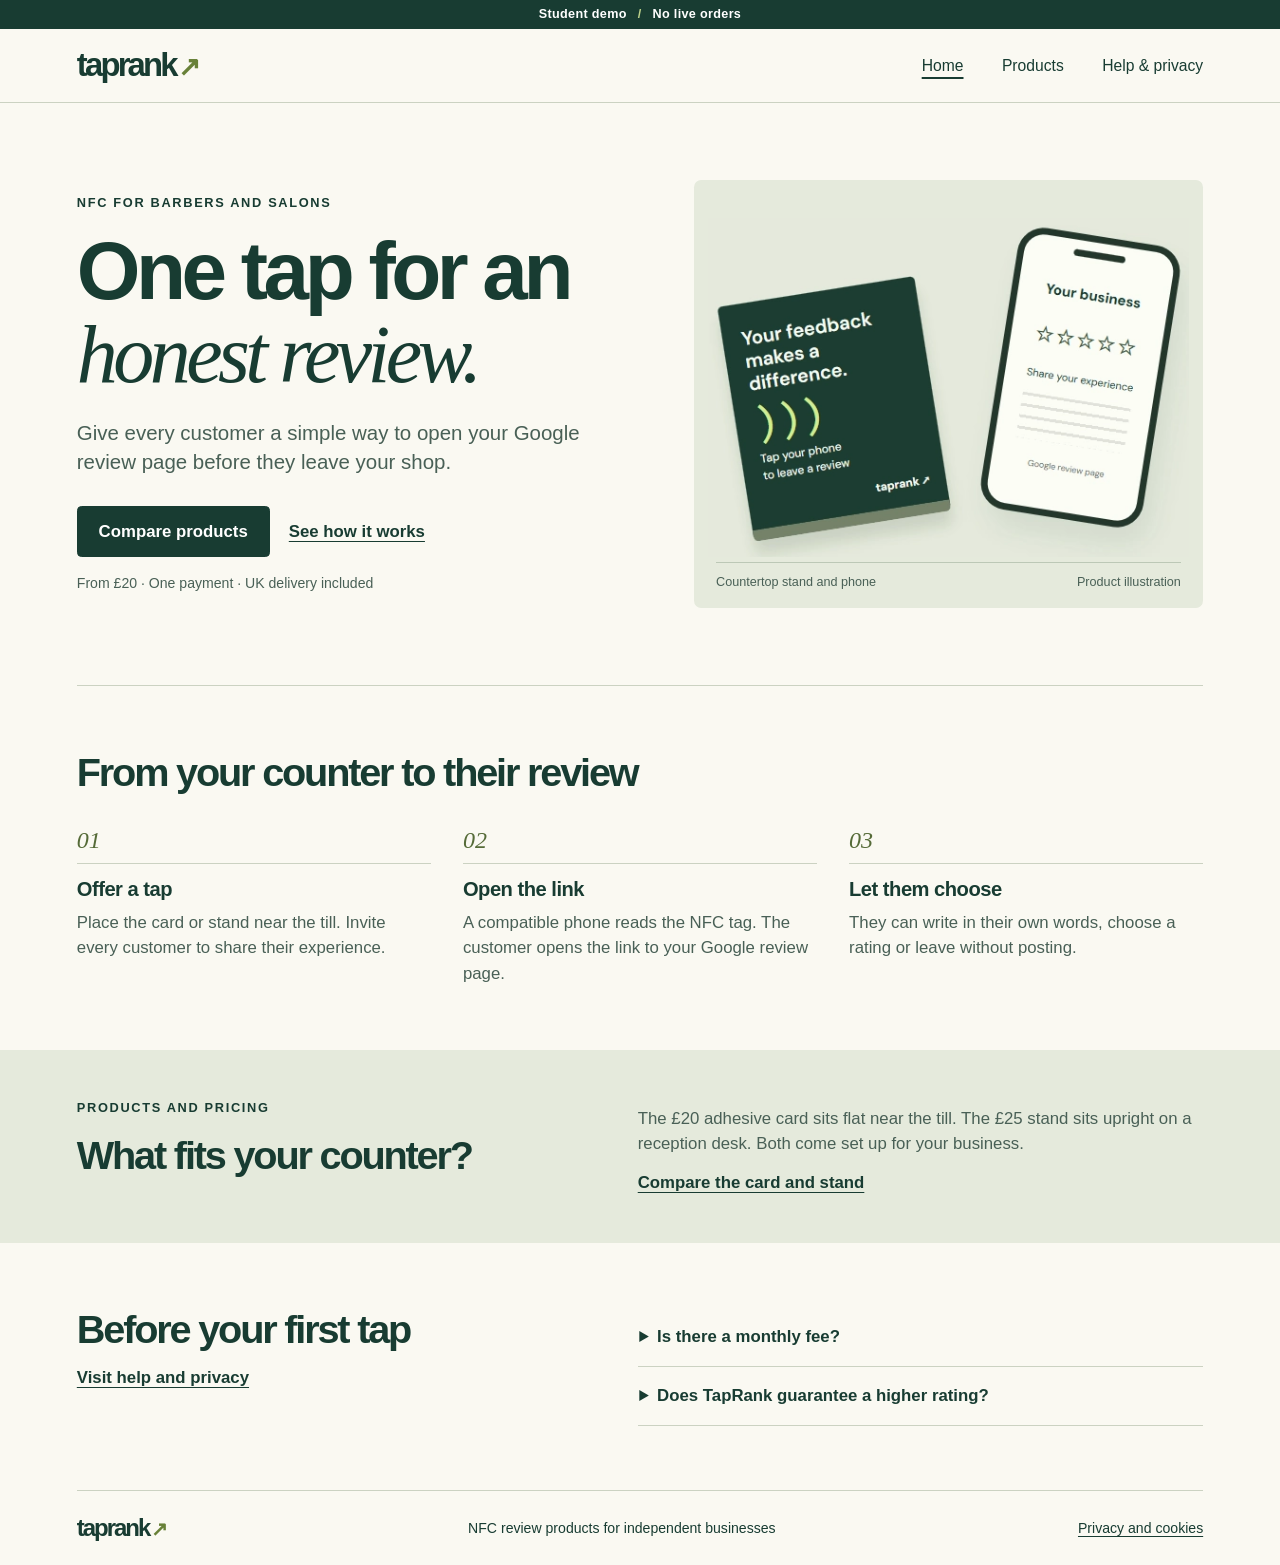
<file: index.html>
<!doctype html>
<html lang="en-GB"><head><meta charset="utf-8"><meta name="viewport" content="width=device-width,initial-scale=1"><meta name="description" content="Help customers open your Google review page with one tap. Explore NFC cards and stands for independent London barbers and beauty salons."><meta name="theme-color" content="#143d32"><title>NFC Review Cards for Barbers and Salons | TapRank</title><link rel="stylesheet" href="styles.css"></head>
<body><a class="skip" href="#main">Skip to content</a>
<div class="demo">Student demo <span aria-hidden="true">/</span> No live orders</div>
<header><div class="wrap nav"><a class="brand" href="index.html" aria-label="TapRank home">taprank<span aria-hidden="true">↗</span></a><nav aria-label="Main navigation"><a href="index.html" aria-current="page">Home</a><a href="products.html">Products</a><a href="help.html">Help &amp; privacy</a></nav></div></header>
<main id="main"><div class="wrap"><section class="hero"><div><p class="eyebrow">NFC for barbers and salons</p><h1>One tap for an <em>honest review.</em></h1><p class="lead">Give every customer a simple way to open your Google review page before they leave your shop.</p><div class="actions"><a class="button" href="products.html">Compare products</a><a class="textlink" href="#how">See how it works</a></div><p class="fine">From £20 · One payment · UK delivery included</p></div><figure class="hero-shot"><img src="taprank-review.webp" width="507" height="357" alt="A TapRank stand beside a phone showing an example Google review page"><figcaption>Countertop stand and phone <span>Product illustration</span></figcaption></figure></section>
<section class="how" id="how"><h2>From your counter to their review</h2><ol class="steps"><li><h3>Offer a tap</h3><p>Place the card or stand near the till. Invite every customer to share their experience.</p></li><li><h3>Open the link</h3><p>A compatible phone reads the NFC tag. The customer opens the link to your Google review page.</p></li><li><h3>Let them choose</h3><p>They can write in their own words, choose a rating or leave without posting.</p></li></ol></section></div>
<section class="band"><div class="wrap split"><div><p class="eyebrow">Products and pricing</p><h2>What fits your counter?</h2></div><div><p>The £20 adhesive card sits flat near the till. The £25 stand sits upright on a reception desk. Both come set up for your business.</p><a class="textlink" href="products.html">Compare the card and stand</a></div></div></section>
<section class="wrap split faqhome"><div><h2>Before your first tap</h2><a class="textlink" href="help.html">Visit help and privacy</a></div><div><details><summary>Is there a monthly fee?</summary><p>No. The product, setup and UK delivery are included in the one-time price.</p></details><details><summary>Does TapRank guarantee a higher rating?</summary><p>No. Each customer chooses whether to review and what to say. TapRank simply opens the review page.</p></details></div></section></main><footer><div class="wrap foot"><a class="brand" href="index.html" aria-label="TapRank home">taprank<span aria-hidden="true">↗</span></a><span>NFC review products for independent businesses</span><a href="help.html#privacy">Privacy and cookies</a></div></footer></body></html>
</file>
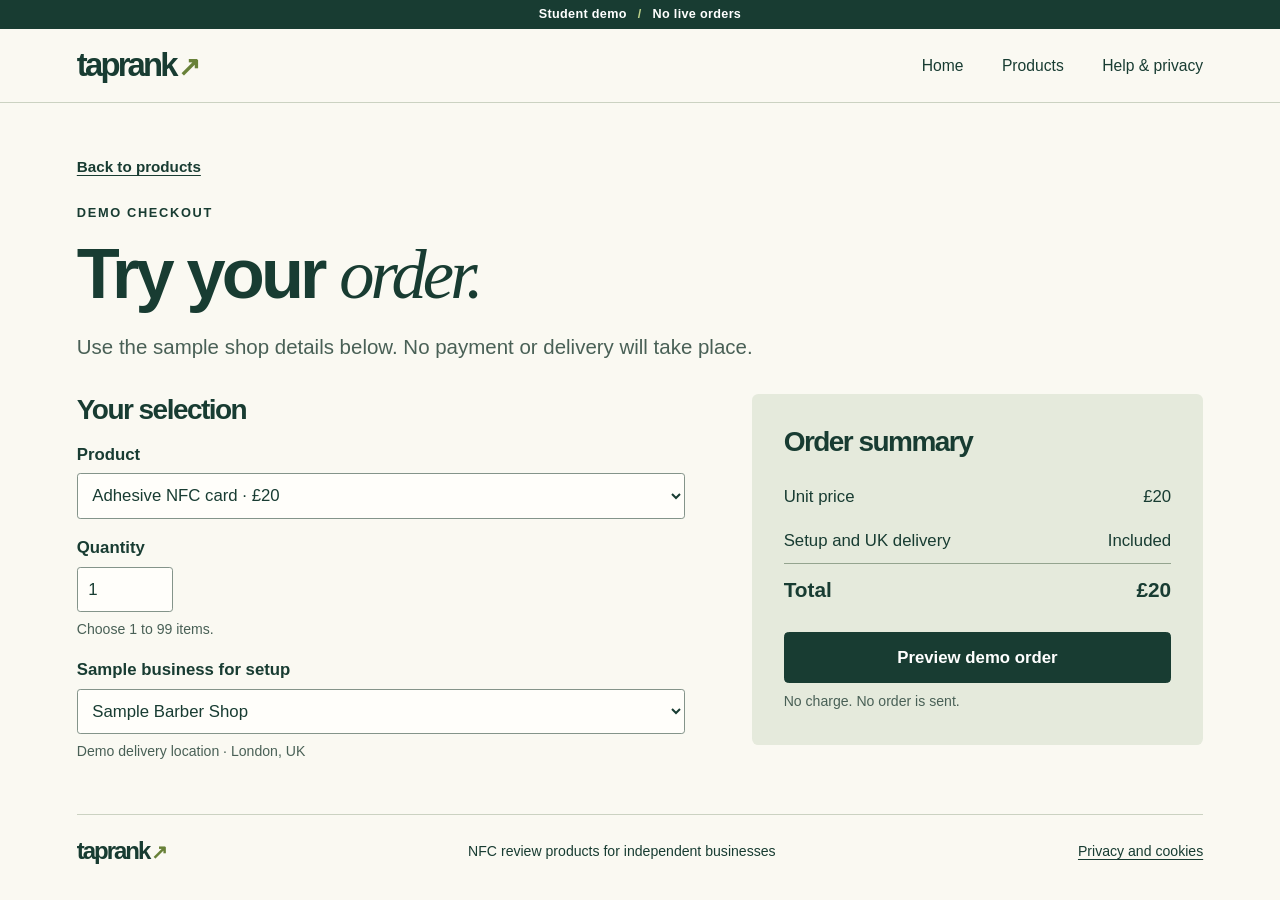
<file: checkout.html>
<!doctype html>
<html lang="en-GB"><head><meta charset="utf-8"><meta name="viewport" content="width=device-width,initial-scale=1"><meta name="description" content="Try the TapRank checkout with sample details. Choose a product and quantity, check the total and preview an order without making a payment."><meta name="theme-color" content="#143d32"><title>Demo Checkout for NFC Review Products | TapRank</title><link rel="stylesheet" href="styles.css"><script defer src="checkout.js"></script></head>
<body><a class="skip" href="#main">Skip to content</a>
<div class="demo">Student demo <span aria-hidden="true">/</span> No live orders</div>
<header><div class="wrap nav"><a class="brand" href="index.html" aria-label="TapRank home">taprank<span aria-hidden="true">↗</span></a><nav aria-label="Main navigation"><a href="index.html">Home</a><a href="products.html">Products</a><a href="help.html">Help &amp; privacy</a></nav></div></header>
<main id="main"><div class="wrap inner"><a class="textlink back" href="products.html">Back to products</a><p class="eyebrow">Demo checkout</p><h1>Try your <em>order.</em></h1><p class="lead">Use the sample shop details below. No payment or delivery will take place.</p><noscript><p>Turn on JavaScript to calculate the total and preview a sample order.</p></noscript>
<form id="checkout" class="checkout" autocomplete="off" onsubmit="return false"><section class="orderfields"><h2>Your selection</h2><label for="product">Product</label><select id="product"><option value="card">Adhesive NFC card · £20</option><option value="stand">Countertop NFC stand · £25</option></select><label for="quantity">Quantity</label><input type="number" id="quantity" min="1" max="99" step="1" value="1" required aria-describedby="hint error"><small id="hint">Choose 1 to 99 items.</small><p class="error" id="error" aria-live="polite"></p><label for="shop">Sample business for setup</label><select id="shop"><option>Sample Barber Shop</option><option>Sample Beauty Salon</option></select><p class="fine">Demo delivery location · London, UK</p></section>
<section class="summary" aria-label="Order summary"><h2>Order summary</h2><dl><div><dt>Unit price</dt><dd id="unit">£20</dd></div><div><dt>Setup and UK delivery</dt><dd>Included</dd></div><div class="total"><dt>Total</dt><dd id="total" aria-live="polite">£20</dd></div></dl><button id="preview" class="button" type="submit" disabled>Preview demo order</button><p class="fine">No charge. No order is sent.</p></section></form>
<section class="confirmation" id="confirmation" tabindex="-1" hidden><p class="eyebrow">Demo checkout</p><h2>Your order preview</h2><p id="result"></p><p>This is a sample order. No payment was taken and nothing will be shipped.</p><button type="button" class="button" id="edit">Edit selection</button></section></div></main><footer><div class="wrap foot"><a class="brand" href="index.html" aria-label="TapRank home">taprank<span aria-hidden="true">↗</span></a><span>NFC review products for independent businesses</span><a href="help.html#privacy">Privacy and cookies</a></div></footer></body></html>
</file>
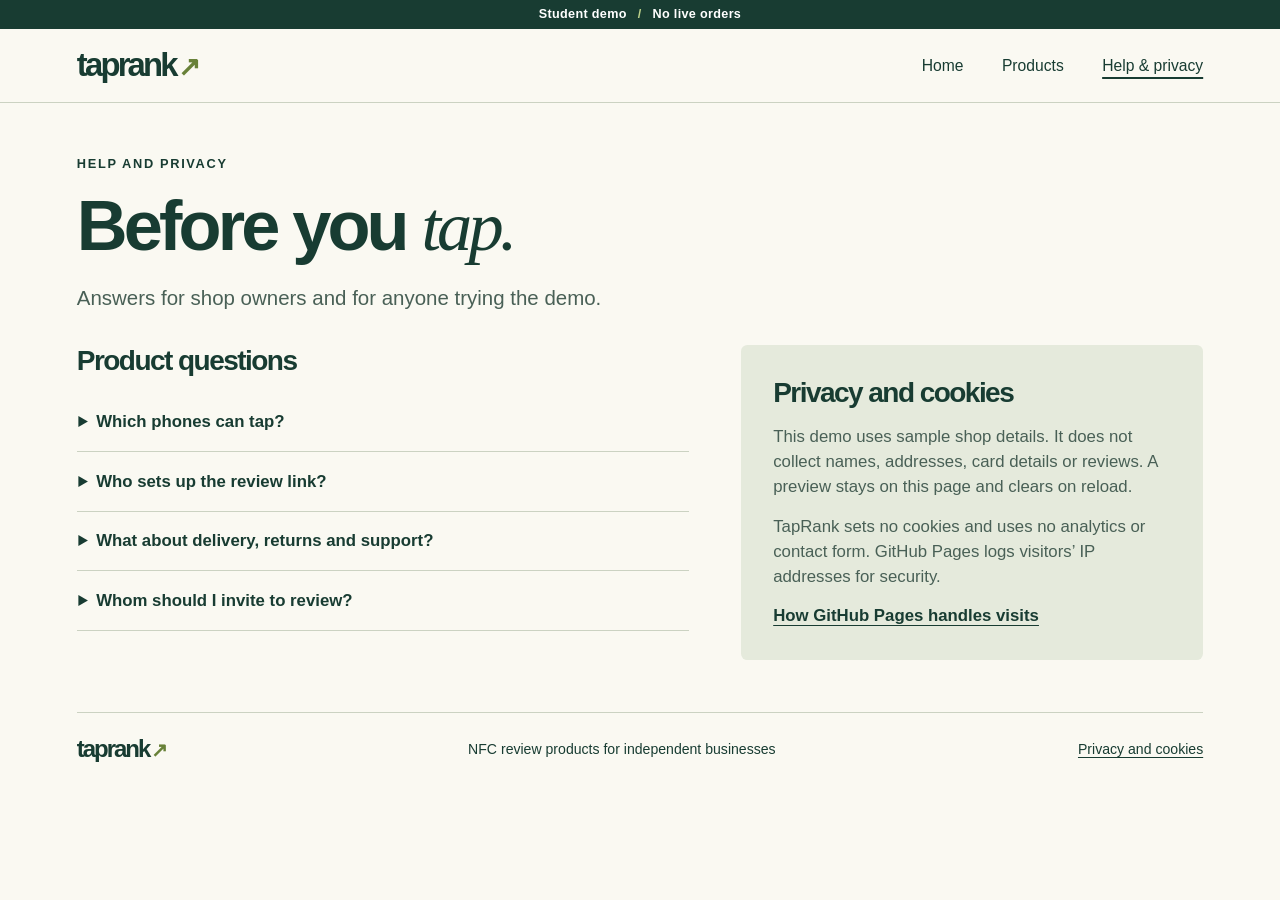
<file: help.html>
<!doctype html>
<html lang="en-GB"><head><meta charset="utf-8"><meta name="viewport" content="width=device-width,initial-scale=1"><meta name="description" content="Find answers about phone compatibility, setup, delivery and honest Google reviews. Read how the TapRank demo handles cookies and sample orders."><meta name="theme-color" content="#143d32"><title>NFC Setup Help and Privacy | TapRank</title><link rel="stylesheet" href="styles.css"></head>
<body><a class="skip" href="#main">Skip to content</a>
<div class="demo">Student demo <span aria-hidden="true">/</span> No live orders</div>
<header><div class="wrap nav"><a class="brand" href="index.html" aria-label="TapRank home">taprank<span aria-hidden="true">↗</span></a><nav aria-label="Main navigation"><a href="index.html">Home</a><a href="products.html">Products</a><a href="help.html" aria-current="page">Help &amp; privacy</a></nav></div></header>
<main id="main"><div class="wrap inner"><p class="eyebrow">Help and privacy</p><h1>Before you <em>tap.</em></h1><p class="lead">Answers for shop owners and for anyone trying the demo.</p><div class="helpgrid"><section><h2>Product questions</h2><details><summary>Which phones can tap?</summary><p>Use a phone that supports NFC tag reading. Unlock the phone, switch on NFC if needed, hold it near the tag and open the notification. A Google account is needed to post a Google review.</p></details><details><summary>Who sets up the review link?</summary><p>TapRank plans to set up and test each tag using the shop’s own Google review link before dispatch.</p></details><details><summary>What about delivery, returns and support?</summary><p>UK delivery is included in the proposed price. Delivery dates, a support email and the returns process will be published before sales open. This demo takes no orders.</p></details><details><summary>Whom should I invite to review?</summary><p>Invite all customers equally. Let them choose their own rating and words. Never offer discounts or gifts for reviews.</p></details></section><section class="privacy" id="privacy"><h2>Privacy and cookies</h2><p>This demo uses sample shop details. It does not collect names, addresses, card details or reviews. A preview stays on this page and clears on reload.</p><p>TapRank sets no cookies and uses no analytics or contact form. GitHub Pages logs visitors’ IP addresses for security.</p><a class="textlink" href="https://docs.github.com/en/pages/getting-started-with-github-pages/what-is-github-pages#data-collection">How GitHub Pages handles visits</a></section></div></div></main><footer><div class="wrap foot"><a class="brand" href="index.html" aria-label="TapRank home">taprank<span aria-hidden="true">↗</span></a><span>NFC review products for independent businesses</span><a href="help.html#privacy">Privacy and cookies</a></div></footer></body></html>
</file>
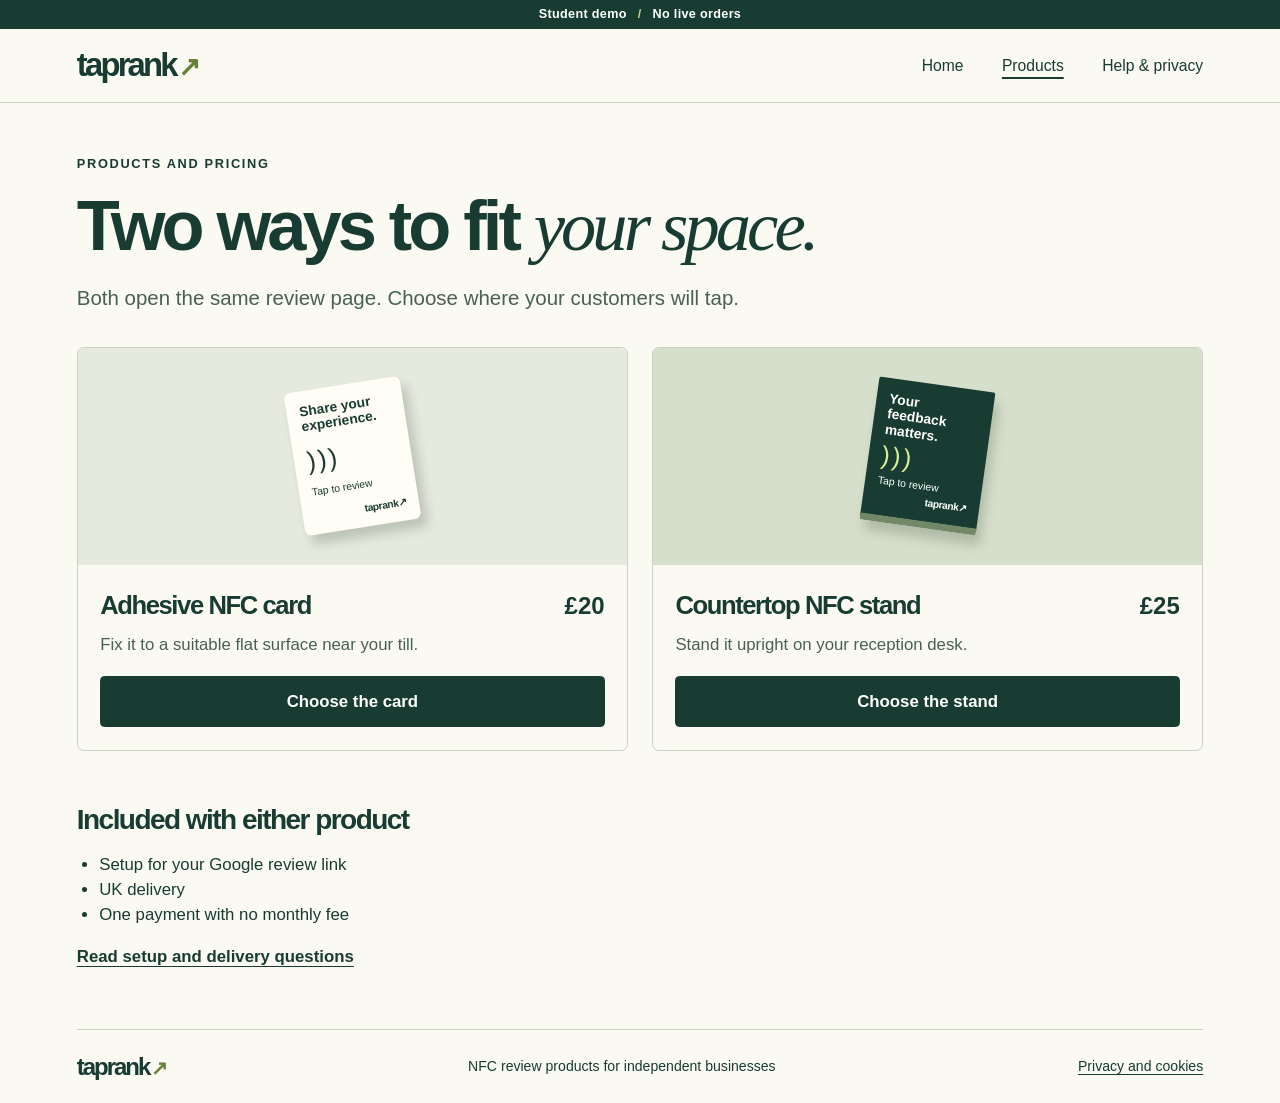
<file: products.html>
<!doctype html>
<html lang="en-GB"><head><meta charset="utf-8"><meta name="viewport" content="width=device-width,initial-scale=1"><meta name="description" content="Compare the £20 adhesive NFC card and £25 countertop stand. Both include setup for your business and UK delivery in a single payment."><meta name="theme-color" content="#143d32"><title>Compare NFC Review Cards and Stands | TapRank</title><link rel="stylesheet" href="styles.css"></head>
<body><a class="skip" href="#main">Skip to content</a>
<div class="demo">Student demo <span aria-hidden="true">/</span> No live orders</div>
<header><div class="wrap nav"><a class="brand" href="index.html" aria-label="TapRank home">taprank<span aria-hidden="true">↗</span></a><nav aria-label="Main navigation"><a href="index.html">Home</a><a href="products.html" aria-current="page">Products</a><a href="help.html">Help &amp; privacy</a></nav></div></header>
<main id="main"><div class="wrap inner"><p class="eyebrow">Products and pricing</p><h1>Two ways to fit <em>your space.</em></h1><p class="lead">Both open the same review page. Choose where your customers will tap.</p><div class="products"><article class="product"><div class="studio card" role="img" aria-label="Illustration of the card with a contactless tap symbol"><div class="object" aria-hidden="true"><strong>Share your<br>experience.</strong><span class="waves">)))</span><small>Tap to review</small><b>taprank↗</b></div></div><div class="productinfo"><div class="row"><h2>Adhesive NFC card</h2><b>£20</b></div><p>Fix it to a suitable flat surface near your till.</p><a class="button" href="checkout.html?product=card">Choose the card</a></div></article><article class="product"><div class="studio stand" role="img" aria-label="Illustration of the stand with a contactless tap symbol"><div class="object" aria-hidden="true"><strong>Your feedback<br>matters.</strong><span class="waves">)))</span><small>Tap to review</small><b>taprank↗</b></div></div><div class="productinfo"><div class="row"><h2>Countertop NFC stand</h2><b>£25</b></div><p>Stand it upright on your reception desk.</p><a class="button" href="checkout.html?product=stand">Choose the stand</a></div></article></div><section class="included"><h2>Included with either product</h2><ul><li>Setup for your Google review link</li><li>UK delivery</li><li>One payment with no monthly fee</li></ul><a class="textlink" href="help.html">Read setup and delivery questions</a></section></div></main><footer><div class="wrap foot"><a class="brand" href="index.html" aria-label="TapRank home">taprank<span aria-hidden="true">↗</span></a><span>NFC review products for independent businesses</span><a href="help.html#privacy">Privacy and cookies</a></div></footer></body></html>
</file>
<file: styles.css>
* { box-sizing: border-box; }
:root { color-scheme: light; --ink: #183c32; --paper: #faf9f2; --muted: #496056; --sage: #e5eadc; --line: #cbd2c2; }
body { margin: 0; background: var(--paper); color: var(--ink); font: 1.05rem/1.5 "Inter","Segoe UI",Arial,sans-serif; }
.wrap { width: min(76rem, 88%); margin-inline: auto; }
a { color: inherit; text-underline-offset: .22em; }
a:hover { text-decoration-thickness: 2px; }
:focus-visible { outline: 3px solid #a04915; outline-offset: 4px; }
.skip { position: absolute; top: -6rem; left: 1rem; background: white; padding: .7rem; z-index: 3; }
.skip:focus { top: .4rem; }
.demo { background: var(--ink); color: #fff; text-align: center; padding: .3rem 1rem; font: 600 .79rem/1.5 "Segoe UI",Arial,sans-serif; letter-spacing: .025em; }
.demo span { margin-inline: .45rem; color: #bdd28b; }
header { border-bottom: 1px solid var(--line); }
.nav,.foot,.actions,.row { display: flex; align-items: center; justify-content: space-between; gap: 1.2rem; }
.nav { min-height: 4.6rem; }
.brand { font-size: 2.05rem; font-weight: 750; letter-spacing: -.085em; text-decoration: none; line-height: 1; }
.brand span { color: #688138; font-size: .83em; margin-left: .08em; }
nav { display: flex; align-items: center; gap: clamp(.7rem,3vw,2.4rem); }
nav a { font-size: .98rem; padding-block: .55rem; text-decoration: none; }
nav a[aria-current] { text-decoration: underline; text-decoration-thickness: 2px; text-underline-offset: .4em; }
nav a:hover,.brand:hover { color: #466134; }
.hero { display: grid; grid-template-columns: 1.06fr 1fr; gap: clamp(1.75rem,6vw,6rem); align-items: center; padding-block: clamp(3.2rem,6vw,6.3rem); }
h1,h2,h3,p,figure,dl { margin: 0; }
h1,h2,h3 { font-weight: 620; }
h1,h2 { letter-spacing: -.055em; line-height: 1.02; text-wrap: balance; }
h1 { font-size: clamp(3.2rem,6.4vw,6.35rem); }
h1 em { font-family: Georgia,"Times New Roman",serif; font-weight: 400; }
h2 { font-size: clamp(1.85rem,3.1vw,3.05rem); line-height: 1.11; }
h3 { font-size: 1.26rem; line-height: 1.25; letter-spacing: -.025em; }
.eyebrow { font-size: .8rem; font-weight: 750; text-transform: uppercase; letter-spacing: .13em; margin-bottom: 1rem; }
.lead { font-size: clamp(1.08rem,1.6vw,1.4rem); line-height: 1.46; color: var(--muted); max-width: 44rem; margin-top: 1.3rem; }
.actions { justify-content: flex-start; flex-wrap: wrap; margin: 1.8rem 0 1rem; }
.button { display: inline-flex; align-items: center; justify-content: center; min-height: 3rem; border: 1px solid var(--ink); background: var(--ink); color: white; border-radius: .28rem; padding: .75rem 1.3rem; font: inherit; font-weight: 650; text-decoration: none; cursor: pointer; }
.button:hover { background: #2d5547; }
.button:disabled { opacity: .5; cursor: default; }
.fine,figcaption,small { font-size: .88rem; color: var(--muted); }
.textlink { font-weight: 600; }
.hero-shot { background: #e5eadc; border-radius: .45rem; overflow: hidden; padding: clamp(.7rem,3vw,2.4rem) .9rem 1rem; }
.hero-shot img { display: block; width: 100%; height: auto; }
figcaption { display: flex; justify-content: space-between; gap: .5rem; border-top: 1px solid #bcc8b6; padding-top: .65rem; margin: .3rem .5rem 0; font-size: .79rem; }
.how,.faqhome { padding-block: clamp(2.8rem,5vw,4.5rem); }
.how { border-top: 1px solid var(--line); scroll-margin-top: 1rem; }
.steps { display: grid; grid-template-columns: repeat(3,1fr); list-style: none; counter-reset: step; gap: 2rem; padding: 0; margin: 2.1rem 0 0; }
.steps li { counter-increment: step; }
.steps li::before { content: "0" counter(step); font: italic 1.5rem Georgia,serif; color: #556b38; display: block; border-bottom: 1px solid var(--line); padding-bottom: .55rem; margin-bottom: .8rem; }
.steps p,.split p:not(.eyebrow),details p,.privacy p,.productinfo p { color: var(--muted); margin-top: .5rem; }
.band { background: var(--sage); padding-block: 3rem; }
.split,.helpgrid { display: grid; grid-template-columns: .9fr 1fr; gap: 3.25rem; align-items: start; }
.split .textlink,.privacy .textlink { display: inline-block; margin-top: .85rem; }
.foot { border-top: 1px solid var(--line); padding-block: 1.55rem; gap: .8rem 2rem; font-size: .88rem; flex-wrap: wrap; }
.foot .brand { font-size: 1.5rem; }
.inner { padding-block: clamp(2.4rem,4vw,4rem); }
.inner h1 { font-size: clamp(3rem,5.5vw,5rem); }
.products { display: grid; grid-template-columns: repeat(2,minmax(0,1fr)); gap: 1.5rem; margin-block: 2.1rem; }
.product { border: 1px solid var(--line); border-radius: .4rem; overflow: hidden; }
.studio { display: grid; place-items: center; height: clamp(10rem,17vw,14rem); background: #e5eadc; }
.studio.stand { background: #d6dfcb; }
.object { display: flex; flex-direction: column; justify-content: space-between; width: 7.3rem; height: 9rem; background: #fffdf5; border-radius: .4rem; padding: .8rem; font-size: .86rem; line-height: 1.12; box-shadow: .35rem .6rem .65rem #27382536; transform: rotate(-9deg); }
.stand .object { background: var(--ink); color: #fff; border-bottom: .48rem solid #728866; border-radius: .12rem; transform: rotate(8deg); }
.object b { font-size: .64rem; align-self: flex-end; letter-spacing: -.04em; }
.object small { font-size: .65rem; color: inherit; }
.waves { font-size: 1.6rem; letter-spacing: .09em; font-weight: 500; }
.stand .waves { color: #d4ed9b; }
.productinfo { padding: 1.4rem; }
.row { align-items: baseline; gap: .7rem; }
.row h2 { font-size: clamp(1.4rem,2vw,1.85rem); }
.row b { font-size: 1.5rem; }
.productinfo .button { width: 100%; margin-top: 1.2rem; }
.included { padding: 1.25rem 0 .5rem; }
.included h2,.helpgrid h2,.orderfields h2,.summary h2 { font-size: 1.75rem; }
.included ul { padding-left: 1.4rem; }
.helpgrid,.checkout { margin-top: 2rem; }
.helpgrid { grid-template-columns: 1.14fr .86fr; }
.helpgrid h2 { margin-bottom: 1rem; }
details { border-bottom: 1px solid var(--line); padding: .25rem 0; }
summary { cursor: pointer; font-weight: 600; padding: .8rem .1rem; }
details p { padding: 0 .8rem .8rem; }
.privacy,.summary,.confirmation { padding: clamp(1.25rem,3vw,2rem); border-radius: .4rem; background: var(--sage); }
.privacy p+p { margin-top: .9rem; }
.back { display: inline-block; margin-bottom: 1.5rem; font-size: .95rem; }
.checkout { display: grid; grid-template-columns: 1.15fr .85fr; gap: clamp(1.4rem,5vw,4rem); align-items: start; }
.orderfields { max-width: 38rem; }
label { font-weight: 650; display: block; margin: 1.05rem 0 .38rem; }
input,select { max-width: 100%; min-height: 2.85rem; padding: .5rem .65rem; border: 1px solid #84948a; color: var(--ink); background: #fffefa; border-radius: .2rem; font: inherit; }
select { width: 100%; }
input { width: 6rem; display: block; }
#hint,.orderfields .fine { display: block; margin-top: .45rem; }
.error { color: #8d2b1a; font-weight: 600; margin-top: .4rem; }
input[aria-invalid="true"] { border: 2px solid #8d2b1a; }
.summary dl { margin: 1.1rem 0; }
.summary dl div { display: flex; justify-content: space-between; gap: .7rem; padding: .6rem 0; }
dd { margin: 0; }
.total { border-top: 1px solid #94a48f; font-weight: 700; font-size: 1.3rem; }
.summary .button { width: 100%; }
.summary .fine { margin-top: .5rem; }
.confirmation { max-width: 48rem; margin-top: 2rem; }
.confirmation p,.confirmation button { margin-top: 1rem; }
[hidden] { display: none !important; }
@media(max-width: 760px) {
  .wrap { width: 90%; }
  .hero { grid-template-columns: 1fr; gap: 1.6rem; padding-block: 2.6rem; }
  .hero-shot { max-width: 34rem; }
  .split,.helpgrid,.checkout { grid-template-columns: 1fr; gap: 1.5rem; }
  .steps { gap: 1.2rem; }
  .nav { min-height: 4rem; }
}
@media(max-width: 545px) {
  .products,.steps { grid-template-columns: 1fr; }
  .nav { flex-wrap: wrap; gap: .3rem .6rem; padding-block: .7rem; }
  .brand { font-size: 1.65rem; }
  nav { gap: .75rem; }
  nav a { font-size: .9rem; }
  .actions { gap: .85rem; }
  .fine { font-size: .84rem; }
  .foot { align-items: flex-start; flex-direction: column; }
}
</file>
